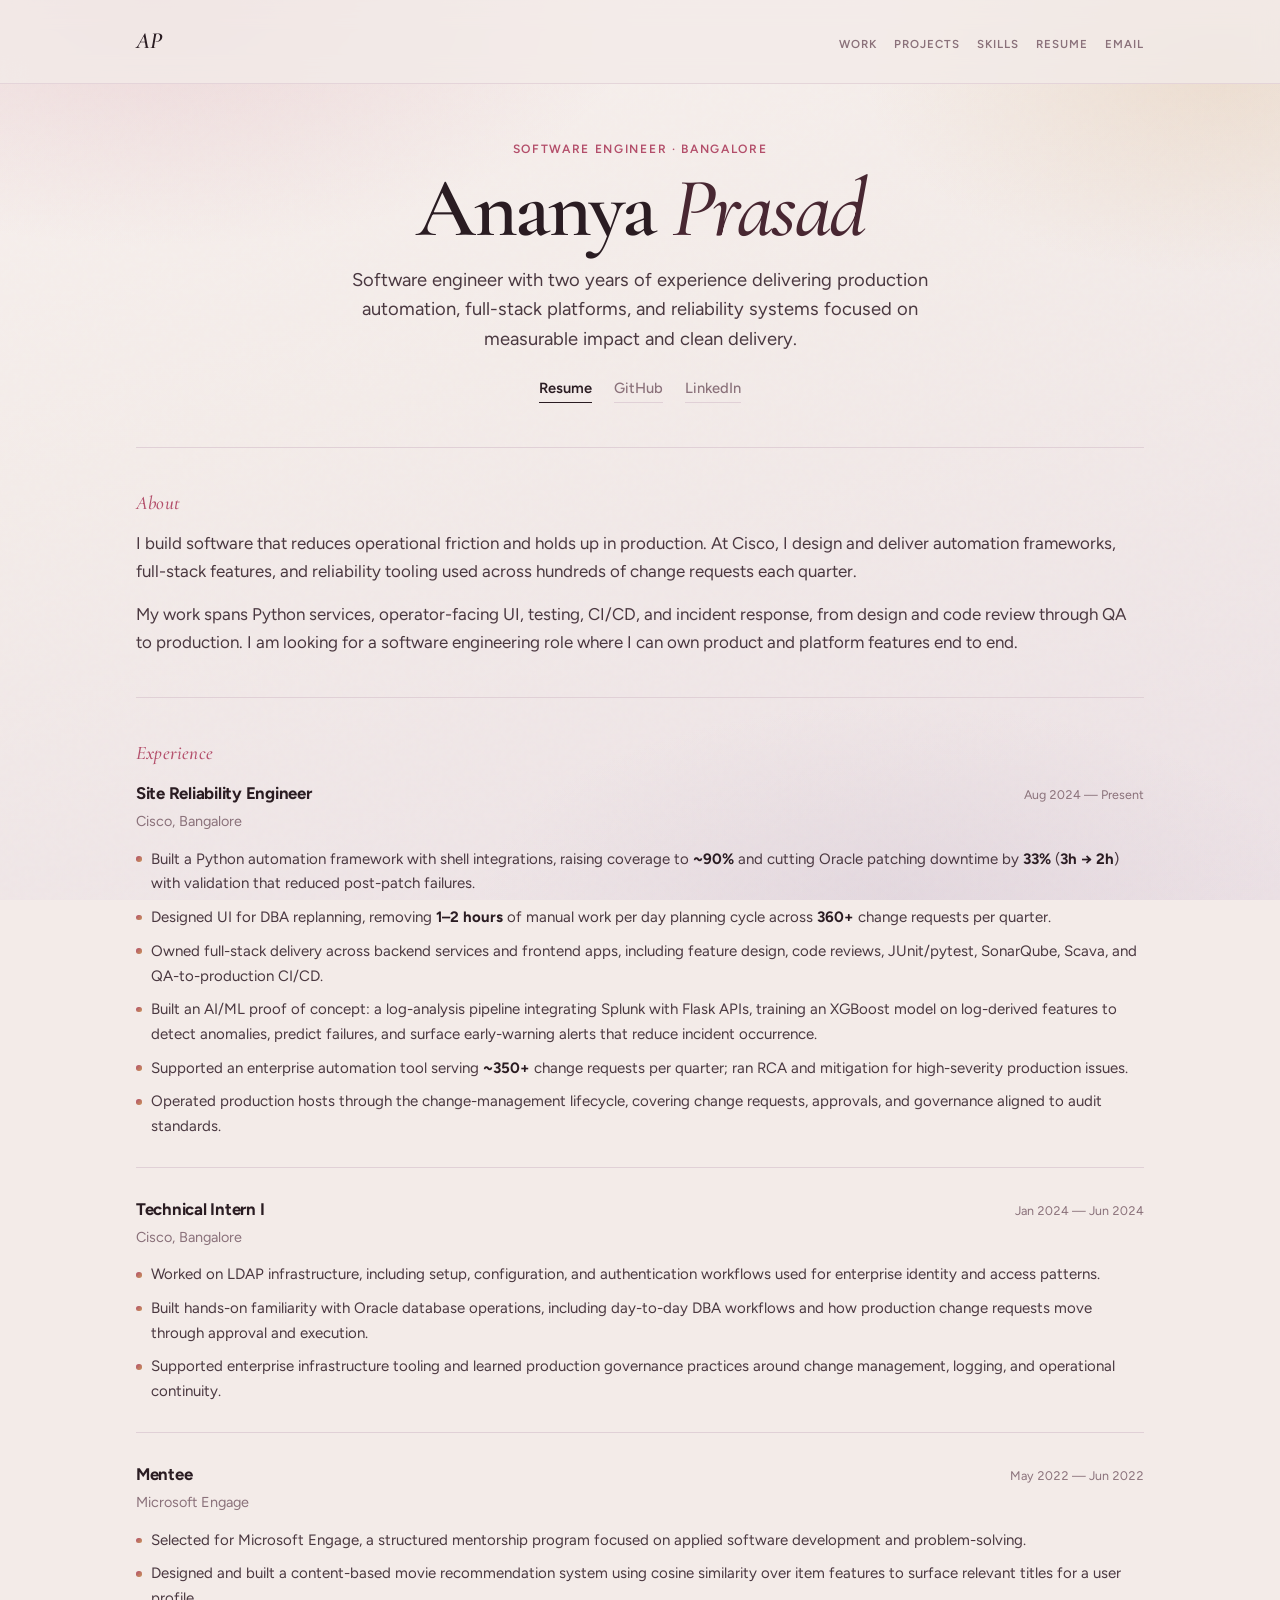
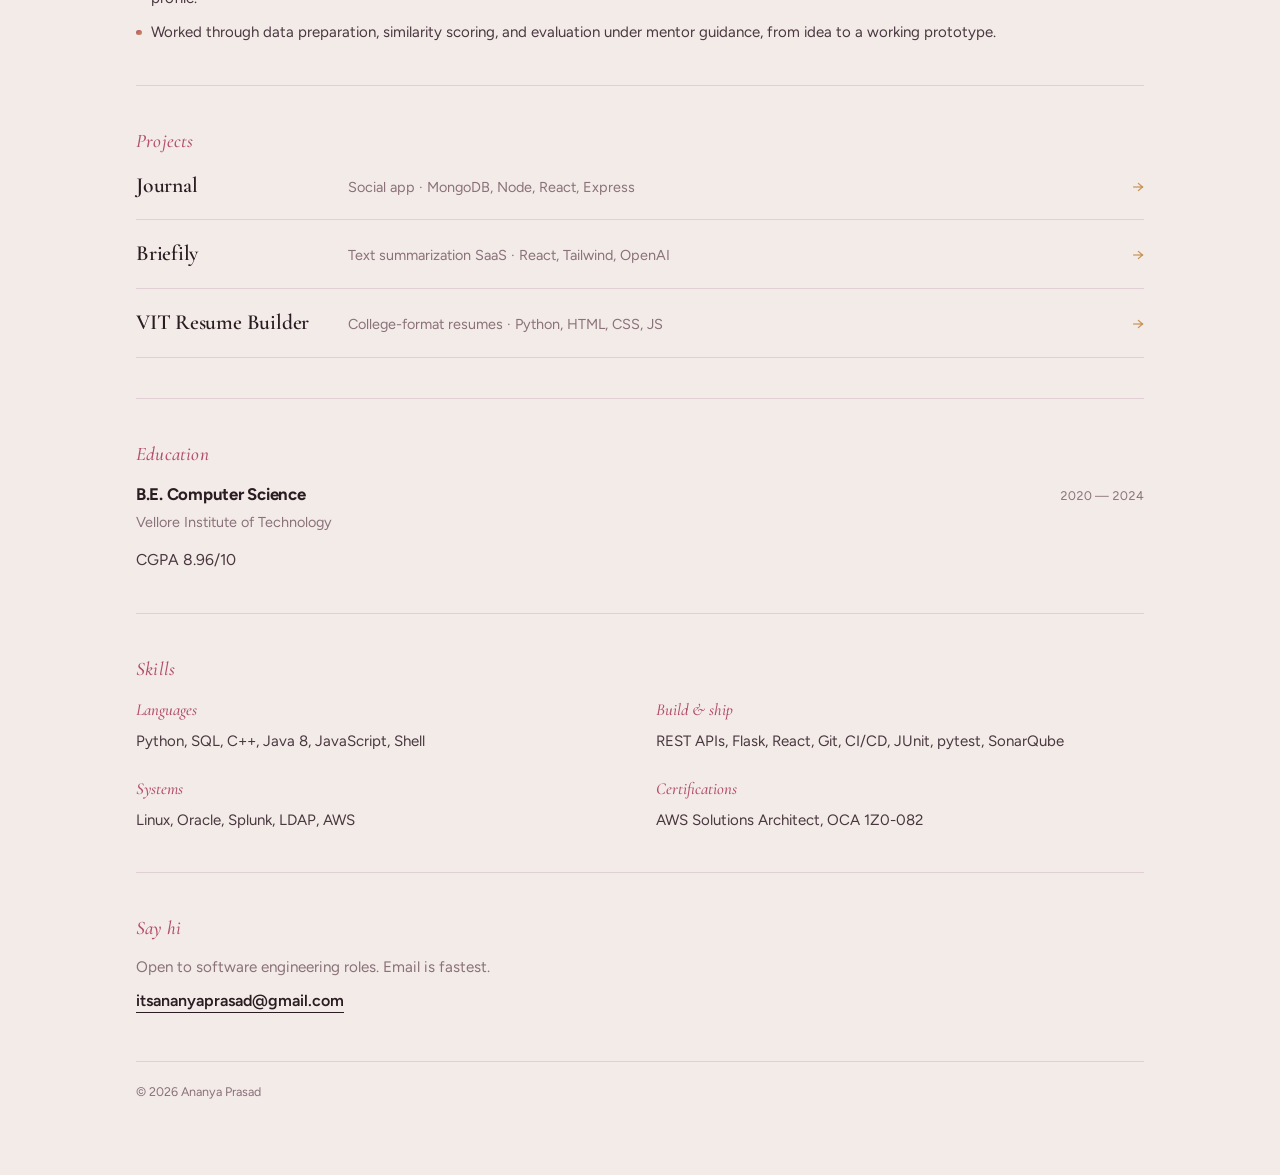
<file: index.html>
<!DOCTYPE html>
<html lang="en">
<head>
    <meta charset="UTF-8">
    <meta name="viewport" content="width=device-width, initial-scale=1.0">
    <title>Ananya Prasad — Software Engineer</title>
    <meta name="description" content="Software engineer at Cisco. Builds automation, full-stack tools, and reliability systems. Open to software engineering roles.">
    <link rel="preconnect" href="https://fonts.googleapis.com">
    <link rel="preconnect" href="https://fonts.gstatic.com" crossorigin>
    <link href="https://fonts.googleapis.com/css2?family=Cormorant+Garamond:ital,wght@0,500;0,600;1,500;1,600&family=Figtree:wght@400;500;600;700&display=swap" rel="stylesheet">
    <link rel="stylesheet" href="style.css">
</head>
<body>
    <div class="atmosphere" aria-hidden="true"></div>

    <header class="site-header">
        <div class="site-header-inner">
            <a class="wordmark" href="#top">AP</a>
            <nav class="nav" aria-label="Primary">
                <a href="#work">Work</a>
                <a href="#projects">Projects</a>
                <a href="#skills">Skills</a>
                <a href="Ananya_Prasad_Resume.pdf" target="_blank" rel="noopener">Resume</a>
                <a href="mailto:itsananyaprasad@gmail.com">Email</a>
            </nav>
        </div>
    </header>

    <div class="page">
        <main id="top">
            <section class="hero">
                <p class="hero-kicker">Software engineer · Bangalore</p>
                <h1 class="hero-name">Ananya <em>Prasad</em></h1>
                <p class="hero-line">
                    Software engineer with two years of experience delivering production automation,
                    full-stack platforms, and reliability systems focused on measurable impact and clean delivery.
                </p>
                <div class="hero-cta">
                    <a class="link-action" href="Ananya_Prasad_Resume.pdf" target="_blank" rel="noopener">Resume</a>
                    <a class="link-action muted" href="https://github.com/ananyap18" target="_blank" rel="noopener">GitHub</a>
                    <a class="link-action muted" href="https://www.linkedin.com/in/ananyap18/" target="_blank" rel="noopener">LinkedIn</a>
                </div>
            </section>

            <section class="block" id="about">
                <h2 class="block-label">About</h2>
                <div class="block-body prose">
                    <p>
                        I build software that reduces operational friction and holds up in production.
                        At Cisco, I design and deliver automation frameworks, full-stack features, and reliability tooling used across hundreds of change requests each quarter.
                    </p>
                    <p>
                        My work spans Python services, operator-facing UI, testing, CI/CD, and incident response,
                        from design and code review through QA to production.
                        I am looking for a software engineering role where I can own product and platform features end to end.
                    </p>
                </div>
            </section>

            <section class="block" id="work">
                <h2 class="block-label">Experience</h2>
                <div class="block-body">
                    <article class="role">
                        <header class="role-head">
                            <div>
                                <h3>Site Reliability Engineer</h3>
                                <p class="role-place">Cisco, Bangalore</p>
                            </div>
                            <time>Aug 2024 — Present</time>
                        </header>
                        <ul>
                            <li>Built a Python automation framework with shell integrations, raising coverage to <strong>~90%</strong> and cutting Oracle patching downtime by <strong>33%</strong> (<strong>3h → 2h</strong>) with validation that reduced post-patch failures.</li>
                            <li>Designed UI for DBA replanning, removing <strong>1–2 hours</strong> of manual work per day planning cycle across <strong>360+</strong> change requests per quarter.</li>
                            <li>Owned full-stack delivery across backend services and frontend apps, including feature design, code reviews, JUnit/pytest, SonarQube, Scava, and QA-to-production CI/CD.</li>
                            <li>Built an AI/ML proof of concept: a log-analysis pipeline integrating Splunk with Flask APIs, training an XGBoost model on log-derived features to detect anomalies, predict failures, and surface early-warning alerts that reduce incident occurrence.</li>
                            <li>Supported an enterprise automation tool serving <strong>~350+</strong> change requests per quarter; ran RCA and mitigation for high-severity production issues.</li>
                            <li>Operated production hosts through the change-management lifecycle, covering change requests, approvals, and governance aligned to audit standards.</li>
                        </ul>
                    </article>

                    <article class="role">
                        <header class="role-head">
                            <div>
                                <h3>Technical Intern I</h3>
                                <p class="role-place">Cisco, Bangalore</p>
                            </div>
                            <time>Jan 2024 — Jun 2024</time>
                        </header>
                        <ul>
                            <li>Worked on LDAP infrastructure, including setup, configuration, and authentication workflows used for enterprise identity and access patterns.</li>
                            <li>Built hands-on familiarity with Oracle database operations, including day-to-day DBA workflows and how production change requests move through approval and execution.</li>
                            <li>Supported enterprise infrastructure tooling and learned production governance practices around change management, logging, and operational continuity.</li>
                        </ul>
                    </article>

                    <article class="role">
                        <header class="role-head">
                            <div>
                                <h3>Mentee</h3>
                                <p class="role-place">Microsoft Engage</p>
                            </div>
                            <time>May 2022 — Jun 2022</time>
                        </header>
                        <ul>
                            <li>Selected for Microsoft Engage, a structured mentorship program focused on applied software development and problem-solving.</li>
                            <li>Designed and built a content-based movie recommendation system using cosine similarity over item features to surface relevant titles for a user profile.</li>
                            <li>Worked through data preparation, similarity scoring, and evaluation under mentor guidance, from idea to a working prototype.</li>
                        </ul>
                    </article>
                </div>
            </section>

            <section class="block" id="projects">
                <h2 class="block-label">Projects</h2>
                <div class="block-body">
                    <ul class="project-list">
                        <li>
                            <a class="project-row" href="https://github.com/ananyap18/journal" target="_blank" rel="noopener">
                                <span class="project-title">Journal</span>
                                <span class="project-desc">Social app · MongoDB, Node, React, Express</span>
                                <span class="project-go" aria-hidden="true">→</span>
                            </a>
                        </li>
                        <li>
                            <a class="project-row" href="https://brieflyfy.netlify.app/" target="_blank" rel="noopener">
                                <span class="project-title">Briefily</span>
                                <span class="project-desc">Text summarization SaaS · React, Tailwind, OpenAI</span>
                                <span class="project-go" aria-hidden="true">→</span>
                            </a>
                        </li>
                        <li>
                            <a class="project-row" href="https://vit-resume-builder.vercel.app/" target="_blank" rel="noopener">
                                <span class="project-title">VIT Resume Builder</span>
                                <span class="project-desc">College-format resumes · Python, HTML, CSS, JS</span>
                                <span class="project-go" aria-hidden="true">→</span>
                            </a>
                        </li>
                    </ul>
                </div>
            </section>

            <section class="block" id="education">
                <h2 class="block-label">Education</h2>
                <div class="block-body">
                    <article class="role">
                        <header class="role-head">
                            <div>
                                <h3>B.E. Computer Science</h3>
                                <p class="role-place">Vellore Institute of Technology</p>
                            </div>
                            <time>2020 — 2024</time>
                        </header>
                        <p class="education-line">CGPA 8.96/10</p>
                    </article>
                </div>
            </section>

            <section class="block" id="skills">
                <h2 class="block-label">Skills</h2>
                <div class="block-body skill-grid">
                    <div>
                        <h3>Languages</h3>
                        <p>Python, SQL, C++, Java 8, JavaScript, Shell</p>
                    </div>
                    <div>
                        <h3>Build &amp; ship</h3>
                        <p>REST APIs, Flask, React, Git, CI/CD, JUnit, pytest, SonarQube</p>
                    </div>
                    <div>
                        <h3>Systems</h3>
                        <p>Linux, Oracle, Splunk, LDAP, AWS</p>
                    </div>
                    <div>
                        <h3>Certifications</h3>
                        <p>AWS Solutions Architect, OCA 1Z0-082</p>
                    </div>
                </div>
            </section>

            <section class="block contact" id="contact">
                <h2 class="block-label">Say hi</h2>
                <div class="block-body">
                    <p class="contact-note">Open to software engineering roles. Email is fastest.</p>
                    <p class="contact-line">
                        <a href="mailto:itsananyaprasad@gmail.com">itsananyaprasad@gmail.com</a>
                    </p>
                </div>
            </section>
        </main>

        <footer class="site-footer">
            <p>© 2026 Ananya Prasad</p>
        </footer>
    </div>
</body>
</html>
</file>
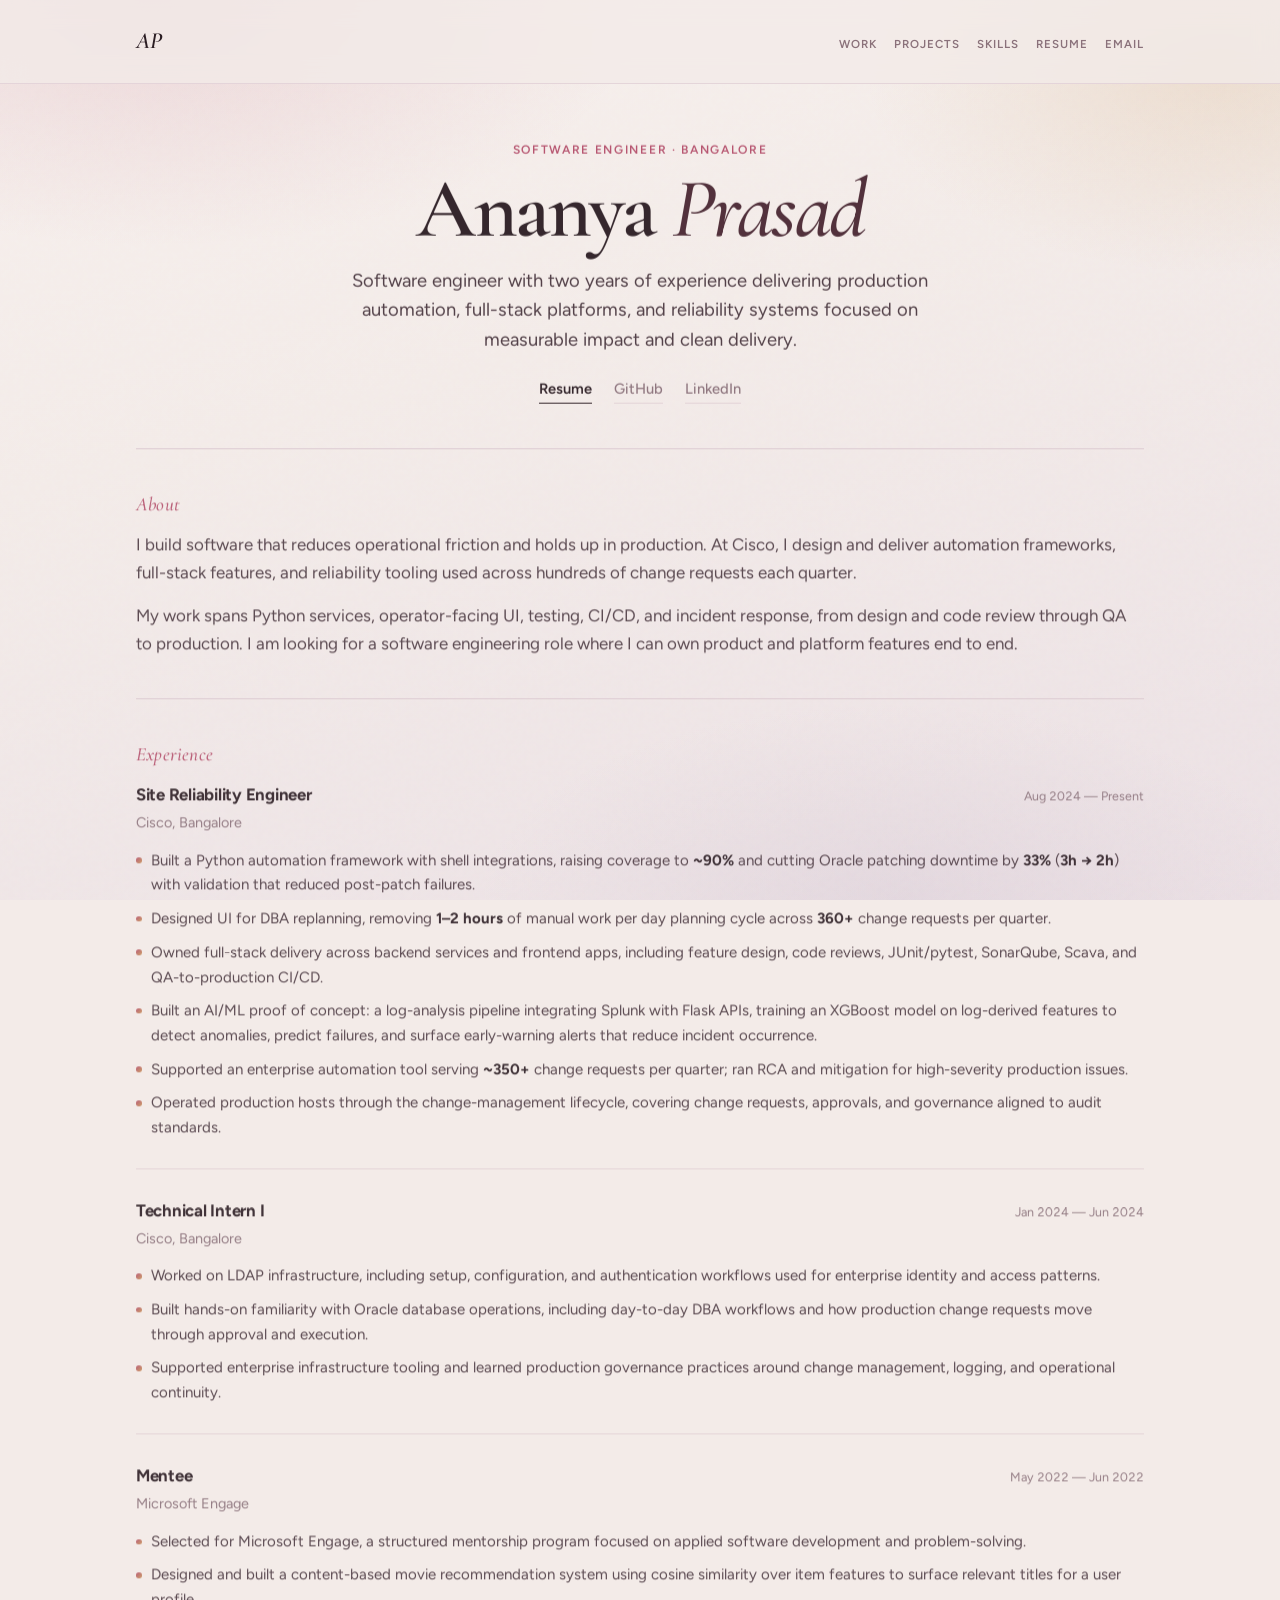
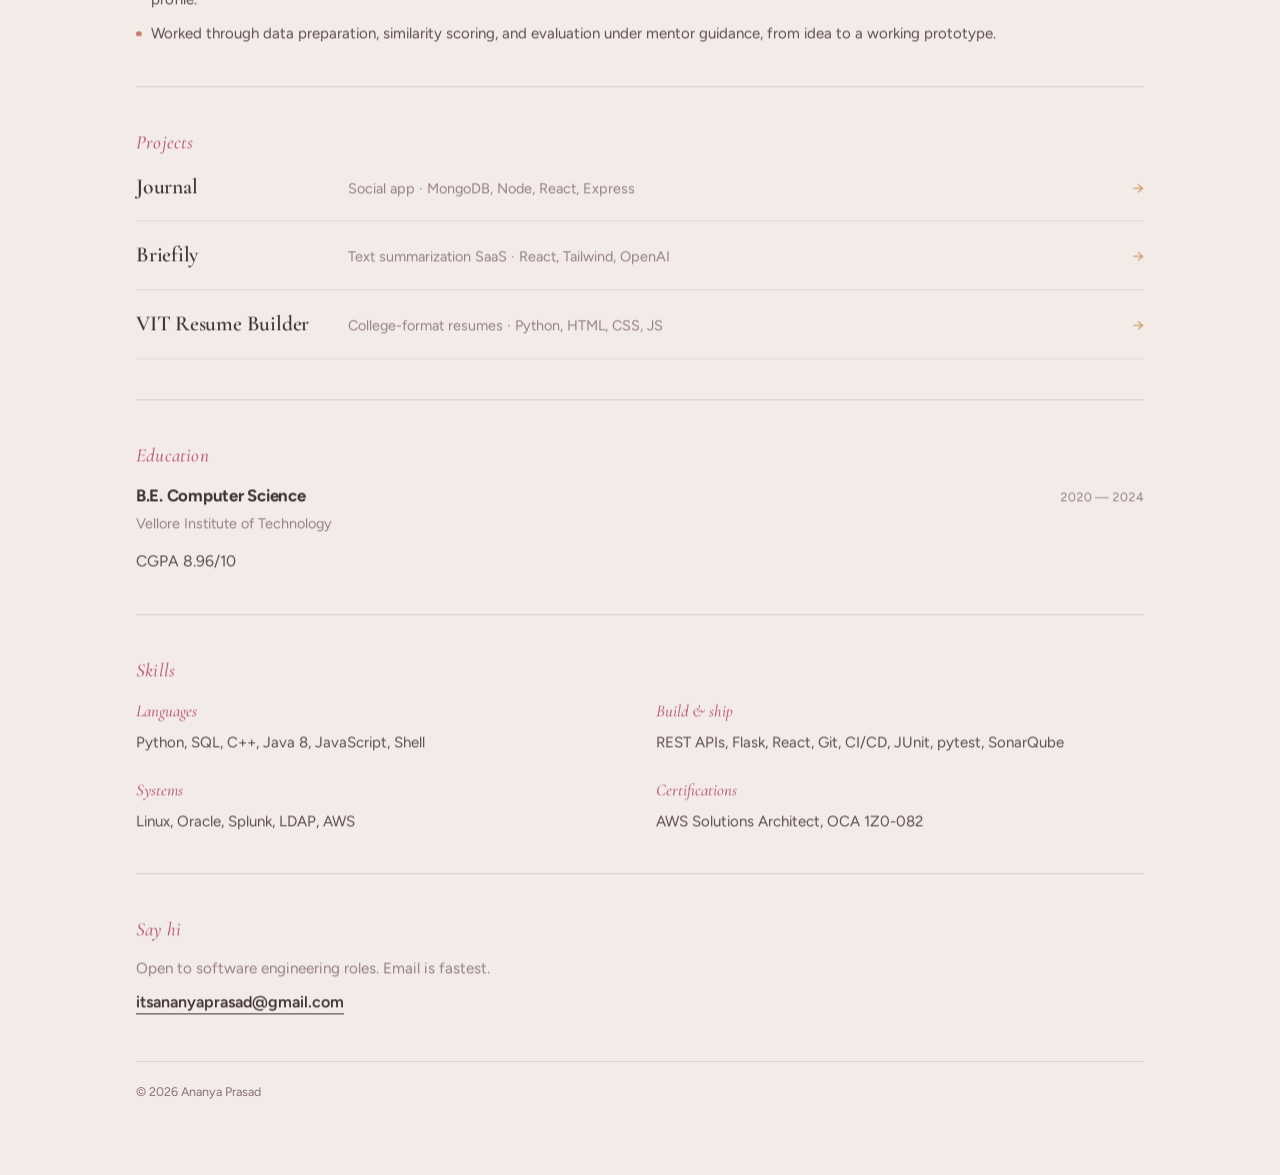
<file: home.html>
<!DOCTYPE html>
<html lang="en">
<head>
    <meta charset="UTF-8">
    <meta http-equiv="refresh" content="0; url=index.html">
    <link rel="canonical" href="index.html">
    <title>Ananya Prasad</title>
</head>
<body>
    <p>Moved to <a href="index.html">index.html</a>.</p>
</body>
</html>
</file>
<file: style.css>
:root {
    --ink: #2a1c22;
    --ink-soft: #4a3840;
    --muted: #8a717a;
    --line: #e0d0d6;
    --surface: #f3ebe8;
    --surface-deep: #ebe0e4;
    --accent: #b34e6a;
    --gold: #c8965a;
    --max: 100%;
    --pad: 1rem;
    --type: Figtree, "Helvetica Neue", sans-serif;
    --display: "Cormorant Garamond", Georgia, serif;
}

*,
*::before,
*::after {
    box-sizing: border-box;
    margin: 0;
    padding: 0;
}

html {
    scroll-behavior: smooth;
    -webkit-text-size-adjust: 100%;
}

body {
    font-family: var(--type);
    font-size: clamp(0.98rem, 0.94rem + 0.2vw, 1.06rem);
    line-height: 1.65;
    color: var(--ink);
    background: var(--surface);
    min-height: 100vh;
    position: relative;
}

.atmosphere {
    position: fixed;
    inset: 0;
    z-index: -1;
    pointer-events: none;
    background:
        radial-gradient(ellipse 70% 50% at 12% 0%, rgba(179, 78, 106, 0.16), transparent 55%),
        radial-gradient(ellipse 55% 45% at 95% 8%, rgba(200, 150, 90, 0.18), transparent 50%),
        radial-gradient(ellipse 60% 40% at 70% 100%, rgba(140, 120, 160, 0.1), transparent 55%),
        linear-gradient(165deg, #f7f0ed 0%, var(--surface) 40%, var(--surface-deep) 100%);
}

.atmosphere::after {
    content: "";
    position: absolute;
    inset: 0;
    opacity: 0.35;
    background-image: url("data:image/svg+xml,%3Csvg viewBox='0 0 200 200' xmlns='http://www.w3.org/2000/svg'%3E%3Cfilter id='n'%3E%3CfeTurbulence type='fractalNoise' baseFrequency='0.85' numOctaves='4' stitchTiles='stitch'/%3E%3C/filter%3E%3Crect width='100%25' height='100%25' filter='url(%23n)' opacity='0.55'/%3E%3C/svg%3E");
    mix-blend-mode: soft-light;
}

a {
    color: inherit;
}

a:hover {
    color: var(--accent);
}

.page {
    width: min(var(--max), 100%);
    margin-inline: auto;
    padding: 0 var(--pad) clamp(2.5rem, 6vw, 4.5rem);
}

@media (min-width: 640px) {
    :root {
        --pad: 1.5rem;
        --max: 36rem;
    }
}

@media (min-width: 900px) {
    :root {
        --pad: 2rem;
        --max: 54rem;
    }
}

@media (min-width: 1100px) {
    :root {
        --pad: 2.5rem;
        --max: 68rem;
    }
}

@media (min-width: 1400px) {
    :root {
        --pad: 3rem;
        --max: 76rem;
    }
}

.site-header {
    width: 100%;
    border-bottom: 1px solid color-mix(in srgb, var(--line) 80%, transparent);
    position: sticky;
    top: 0;
    z-index: 5;
    background: color-mix(in srgb, var(--surface) 78%, transparent);
    backdrop-filter: blur(12px);
}

.site-header-inner {
    width: min(var(--max), 100%);
    margin-inline: auto;
    padding: clamp(1rem, 2.5vw, 1.4rem) var(--pad);
    display: flex;
    align-items: baseline;
    justify-content: space-between;
    gap: 1rem;
}

.wordmark {
    font-family: var(--display);
    font-style: italic;
    font-weight: 600;
    font-size: 1.45rem;
    letter-spacing: -0.01em;
    text-decoration: none;
    color: var(--ink);
}

.nav {
    display: flex;
    flex-wrap: wrap;
    justify-content: flex-end;
    gap: 0.55rem 1.1rem;
    font-size: 0.72rem;
    font-weight: 600;
    letter-spacing: 0.08em;
    text-transform: uppercase;
}

.nav a {
    text-decoration: none;
    color: var(--muted);
}

.nav a:hover {
    color: var(--accent);
}

.hero {
    text-align: center;
    padding: clamp(2rem, 6vw, 3.5rem) 0 clamp(1.75rem, 4vw, 2.75rem);
    animation: rise 0.8s cubic-bezier(0.22, 1, 0.36, 1) both;
}

.hero-kicker {
    font-size: 0.75rem;
    font-weight: 600;
    letter-spacing: 0.14em;
    text-transform: uppercase;
    color: var(--accent);
    margin-bottom: 0.55rem;
}

.hero-name {
    font-family: var(--display);
    font-weight: 600;
    font-size: clamp(2.8rem, 8vw, 5.25rem);
    line-height: 0.95;
    letter-spacing: -0.03em;
    color: var(--ink);
}

.hero-name em {
    font-style: italic;
    font-weight: 500;
    color: color-mix(in srgb, var(--ink) 78%, var(--accent));
}

.hero-line {
    margin: 1.1rem auto 0;
    max-width: 40rem;
    color: var(--ink-soft);
    font-size: clamp(1.02rem, 0.96rem + 0.3vw, 1.15rem);
    line-height: 1.6;
}

.hero-cta {
    display: flex;
    flex-wrap: wrap;
    justify-content: center;
    gap: 0.75rem 1.4rem;
    margin-top: 1.35rem;
}

.education-line {
    color: var(--ink-soft);
    font-size: 0.98rem;
}

.link-action {
    font-weight: 600;
    font-size: 0.92rem;
    text-decoration: none;
    border-bottom: 1.5px solid currentColor;
    padding-bottom: 0.1rem;
    color: var(--ink);
    transition: color 0.2s ease, border-color 0.2s ease;
}

.link-action.muted {
    font-weight: 500;
    color: var(--muted);
    border-bottom-color: var(--line);
}

.link-action:hover {
    color: var(--accent);
    border-bottom-color: var(--accent);
}

.block {
    display: grid;
    grid-template-columns: 1fr;
    gap: 0.65rem;
    padding: clamp(1.6rem, 3.5vw, 2.5rem) 0;
    border-top: 1px solid var(--line);
    animation: rise 0.8s cubic-bezier(0.22, 1, 0.36, 1) both;
    animation-delay: 0.08s;
}

.block-label {
    font-family: var(--display);
    font-style: italic;
    font-size: 1.2rem;
    font-weight: 500;
    letter-spacing: 0.01em;
    text-transform: none;
    color: var(--accent);
}

.block-body {
    min-width: 0;
}

.prose p + p {
    margin-top: 0.95rem;
}

.prose p {
    color: var(--ink-soft);
    max-width: none;
}

.role + .role {
    margin-top: 1.75rem;
    padding-top: 1.75rem;
    border-top: 1px solid var(--line);
}

.role-head {
    display: flex;
    flex-wrap: wrap;
    align-items: baseline;
    justify-content: space-between;
    gap: 0.25rem 1rem;
    margin-bottom: 0.8rem;
}

.role-head h3 {
    font-size: 1.05rem;
    font-weight: 700;
    letter-spacing: -0.015em;
}

.role-place {
    color: var(--muted);
    font-size: 0.9rem;
    margin-top: 0.15rem;
}

.role-head time {
    font-size: 0.78rem;
    color: var(--muted);
    font-variant-numeric: tabular-nums;
    white-space: nowrap;
}

.role ul {
    list-style: none;
}

.role li {
    position: relative;
    padding-left: 0.95rem;
    color: var(--ink-soft);
    font-size: 0.94rem;
}

.role li strong {
    color: var(--ink);
    font-weight: 700;
}

.role li + li {
    margin-top: 0.55rem;
}

.role li::before {
    content: "";
    position: absolute;
    left: 0;
    top: 0.65em;
    width: 0.35rem;
    height: 0.35rem;
    border-radius: 50%;
    background: linear-gradient(135deg, var(--accent), var(--gold));
}

.project-list {
    list-style: none;
}

.project-row {
    display: grid;
    grid-template-columns: minmax(0, 12rem) minmax(0, 1fr) auto;
    gap: 0.4rem 1.25rem;
    align-items: baseline;
    padding: 1rem 0;
    border-bottom: 1px solid var(--line);
    text-decoration: none;
    color: inherit;
    transition: transform 0.2s ease, color 0.2s ease;
}

.project-list li:first-child .project-row {
    padding-top: 0;
}

.project-row:hover {
    color: var(--accent);
    transform: translateX(4px);
}

.project-title {
    font-family: var(--display);
    font-size: 1.35rem;
    font-weight: 600;
    letter-spacing: -0.01em;
}

.project-desc {
    color: var(--muted);
    font-size: 0.9rem;
}

.project-row:hover .project-desc {
    color: var(--accent);
}

.project-go {
    color: var(--gold);
    font-size: 1.05rem;
}

.skill-grid {
    display: grid;
    grid-template-columns: repeat(2, minmax(0, 1fr));
    gap: 1.35rem 2rem;
}

.skill-grid h3 {
    font-family: var(--display);
    font-style: italic;
    font-size: 1.05rem;
    font-weight: 500;
    letter-spacing: 0;
    text-transform: none;
    color: var(--accent);
    margin-bottom: 0.3rem;
}

.skill-grid p {
    color: var(--ink-soft);
    font-size: 0.94rem;
}

.contact-note {
    color: var(--muted);
    font-size: 0.95rem;
    margin-bottom: 0.55rem;
}

.contact-line {
    font-family: var(--type);
    font-style: normal;
    font-weight: 600;
    font-size: 1rem;
    letter-spacing: 0;
    line-height: 1.5;
}

.contact-line a {
    text-decoration: none;
    border-bottom: 1.5px solid currentColor;
    padding-bottom: 0.08rem;
    color: var(--ink);
    transition: color 0.2s ease, border-color 0.2s ease;
}

.contact-line a:hover {
    color: var(--accent);
    border-bottom-color: var(--accent);
}

.site-footer {
    margin-top: 0.5rem;
    padding-top: 1.25rem;
    border-top: 1px solid var(--line);
    color: var(--muted);
    font-size: 0.78rem;
}

@keyframes rise {
    from {
        opacity: 0;
        transform: translateY(12px);
    }
    to {
        opacity: 1;
        transform: translateY(0);
    }
}

@media (max-width: 899px) {
    .site-header-inner {
        flex-direction: column;
        align-items: flex-start;
        gap: 0.65rem;
    }

    .nav {
        justify-content: flex-start;
        gap: 0.5rem 0.85rem;
    }

    .skill-grid {
        grid-template-columns: 1fr;
    }

    .project-row {
        grid-template-columns: 1fr auto;
        grid-template-areas:
            "title go"
            "desc go";
    }

    .project-title { grid-area: title; }
    .project-desc { grid-area: desc; }
    .project-go {
        grid-area: go;
        align-self: center;
    }

    .hero-name {
        font-size: clamp(2.5rem, 12vw, 3.6rem);
    }

    .hero-line {
        max-width: none;
    }
}

@media (prefers-reduced-motion: reduce) {
    .hero,
    .block {
        animation: none;
    }

    .project-row {
        transition: none;
    }
}
</file>
